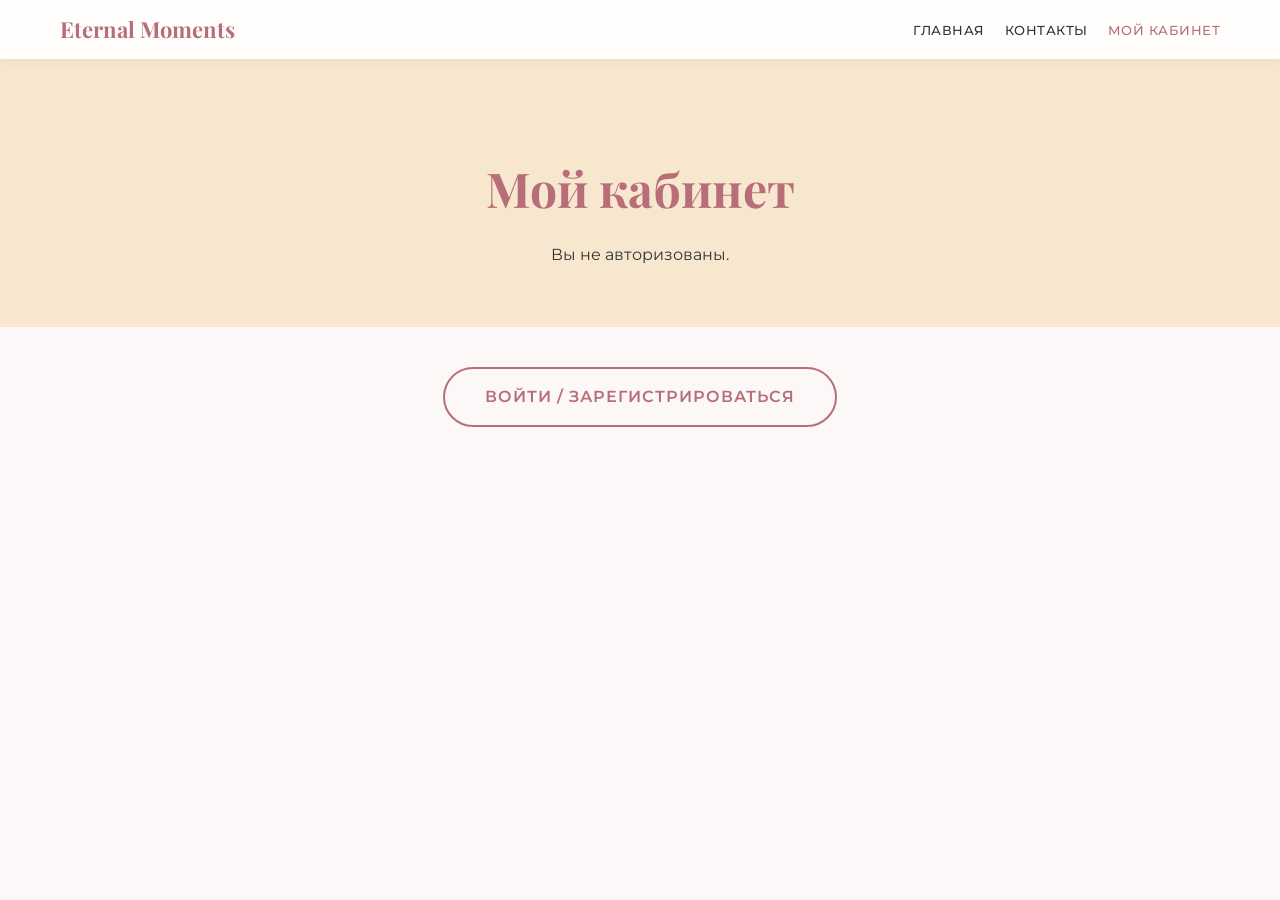
<file: account.html>
<!DOCTYPE html>
<html lang="ru">

<head>
    <meta charset="UTF-8" />
    <meta name="viewport" content="width=device-width, initial-scale=1.0" />
    <title>Мой кабинет - Eternal Moments</title>
    <link
        href="https://fonts.googleapis.com/css2?family=Playfair+Display:wght@400;700&family=Montserrat:wght@300;400;600&display=swap"
        rel="stylesheet">
    <link rel="stylesheet" href="styles.css" />
</head>

<body>
    <nav>
        <div class="container">
            <a href="index.html" class="nav-logo">Eternal Moments</a>
            <ul class="nav-links">
                <li><a href="index.html">Главная</a></li>
                <li><a href="index.html#contact">Контакты</a></li>
                <li><a href="account.html" style="color: var(--primary-color);">Мой кабинет</a></li>
            </ul>
        </div>
    </nav>

    <section class="page-header">
        <div class="container">
            <h1>Мой кабинет</h1>
            <p id="account-greeting"></p>
        </div>
    </section>

    <section style="padding-top:40px;">
        <div class="container" style="max-width:900px;">
            <div style="text-align:center; margin-bottom:25px;">
                <a id="login-link" href="auth.html" class="btn btn-outline" style="display:none;">Войти /
                    зарегистрироваться</a>
                <button id="logout-btn" class="btn btn-outline" style="display:none;">Выйти</button>
            </div>
            <div id="my-requests-wrap" style="display:none;">
                <h3 style="margin-bottom:12px;">Мои заявки</h3>
                <div id="my-requests-list"></div>
            </div>
        </div>
    </section>

    <script>
        const API = '/api';
        const greeting = document.getElementById('account-greeting');
        const loginLink = document.getElementById('login-link');
        const logoutBtn = document.getElementById('logout-btn');
        const requestsWrap = document.getElementById('my-requests-wrap');
        const requestsList = document.getElementById('my-requests-list');

        const getUser = () => { try { return JSON.parse(localStorage.getItem('user')); } catch { return null; } };
        const escapeHtml = (value = '') => value
            .replaceAll('&', '&amp;').replaceAll('<', '&lt;').replaceAll('>', '&gt;')
            .replaceAll('"', '&quot;').replaceAll("'", '&#39;');

        async function loadMyRequests() {
            const token = localStorage.getItem('token');
            if (!token) return;
            try {
                const response = await fetch(`${API}/auth/requests/my`, { headers: { Authorization: `Bearer ${token}` } });
                if (!response.ok) throw new Error();
                const items = await response.json();
                requestsWrap.style.display = 'block';
                requestsList.innerHTML = items.length ? items.map(r => `
      <div style="background:#fff; border:1px solid #eee; border-radius:10px; padding:14px; margin-bottom:10px;">
        <div><strong>Статус:</strong> ${escapeHtml(String(r.status || '—'))}</div>
        <div><strong>Дата:</strong> ${new Date(r.created_at).toLocaleString('ru-RU')}</div>
        <div style="margin-top:8px; color:#555;">${escapeHtml(String(r.message || ''))}</div>
      </div>`).join('') : '<p style="color:#777;">У вас пока нет заявок.</p>';
            } catch {
                requestsWrap.style.display = 'block';
                requestsList.innerHTML = '<p style="color:#b00020;">Не удалось загрузить заявки.</p>';
            }
        }

        function renderAuthState() {
            const user = getUser();
            const token = localStorage.getItem('token');
            if (user && token) {
                greeting.textContent = `Вы вошли как ${user.name || user.email}.`;
                logoutBtn.style.display = 'inline-block';
                loginLink.style.display = 'none';
                loadMyRequests();
            } else {
                greeting.textContent = 'Вы не авторизованы.';
                logoutBtn.style.display = 'none';
                loginLink.style.display = 'inline-block';
                requestsWrap.style.display = 'none';
            }
        }

        logoutBtn.addEventListener('click', () => {
            localStorage.removeItem('token');
            localStorage.removeItem('user');
            renderAuthState();
        });

        renderAuthState();
    </script>
</body>

</html>
</file>
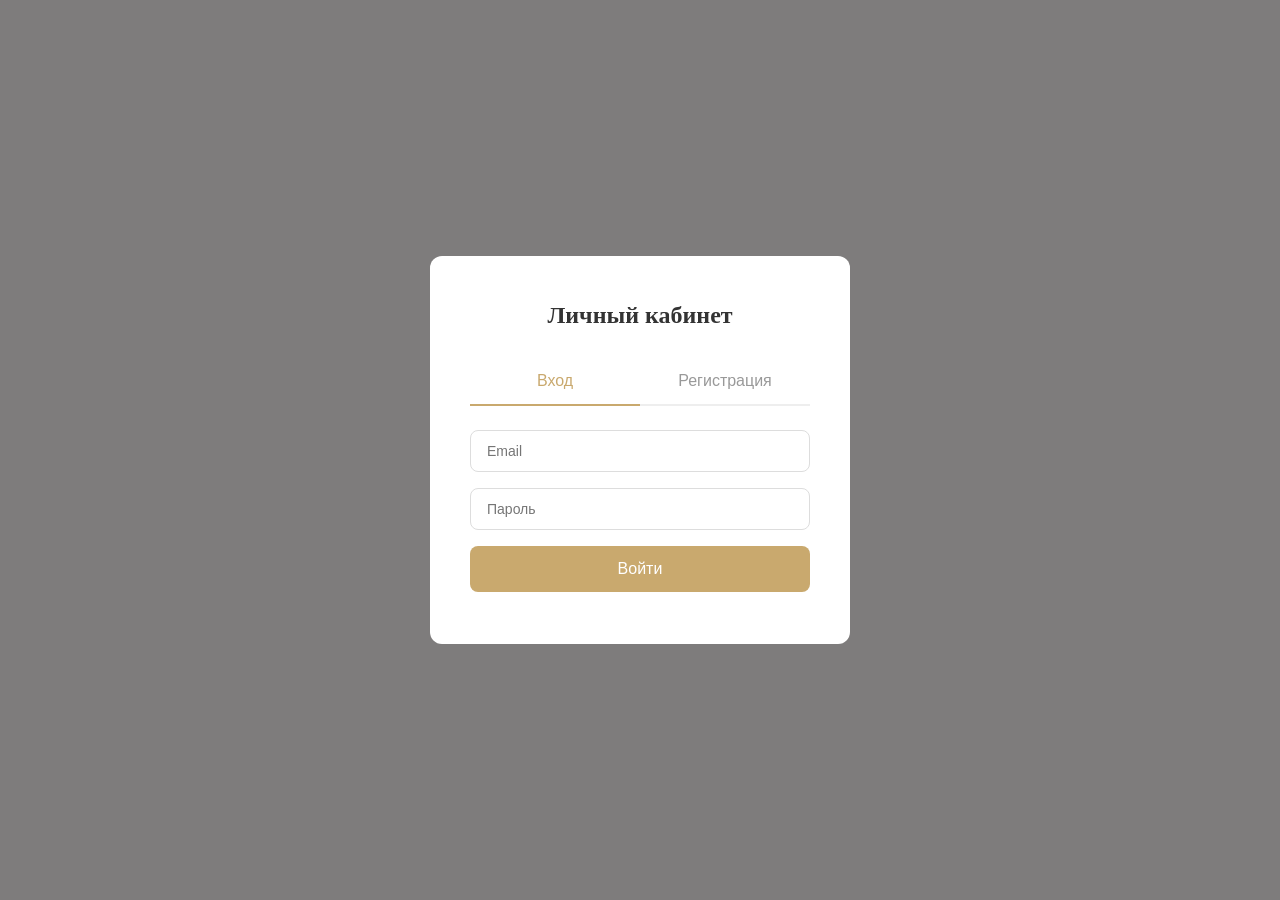
<file: auth.html>
<!DOCTYPE html>
<html lang="ru">
<head>
    <meta charset="UTF-8">
    <meta name="viewport" content="width=device-width, initial-scale=1.0">
    <title>Вход / Регистрация</title>
    <link rel="stylesheet" href="styles.css">
    <style>
        .auth-container {
            min-height: 100vh;
            display: flex;
            align-items: center;
            justify-content: center;
            background: linear-gradient(rgba(0,0,0,0.5), rgba(0,0,0,0.5)), url('https://images.unsplash.com/photo-1519741497674-611481863552?w=1600') center/cover;
        }
        .auth-box {
            background: white;
            padding: 40px;
            border-radius: 12px;
            width: 100%;
            max-width: 420px;
        }
        .auth-box h2 {
            text-align: center;
            margin-bottom: 24px;
            color: #333;
            font-family: 'Playfair Display', serif;
        }
        .auth-tabs {
            display: flex;
            margin-bottom: 24px;
            border-bottom: 2px solid #eee;
        }
        .auth-tab {
            flex: 1;
            padding: 10px;
            text-align: center;
            cursor: pointer;
            color: #999;
            font-weight: 500;
            transition: all 0.3s;
        }
        .auth-tab.active {
            color: #c9a96e;
            border-bottom: 2px solid #c9a96e;
            margin-bottom: -2px;
        }
        .auth-form { display: none; }
        .auth-form.active { display: block; }
        .auth-form input {
            width: 100%;
            padding: 12px 16px;
            margin-bottom: 16px;
            border: 1px solid #ddd;
            border-radius: 8px;
            font-size: 14px;
            box-sizing: border-box;
        }
        .auth-form input:focus {
            outline: none;
            border-color: #c9a96e;
        }
        .auth-form button {
            width: 100%;
            padding: 14px;
            background: #c9a96e;
            color: white;
            border: none;
            border-radius: 8px;
            font-size: 16px;
            cursor: pointer;
            transition: background 0.3s;
        }
        .auth-form button:hover { background: #b8935a; }
        .auth-message {
            text-align: center;
            margin-top: 12px;
            font-size: 14px;
            color: red;
        }
        .auth-message.success { color: green; }
    </style>
</head>
<body>
<div class="auth-container">
    <div class="auth-box">
        <h2>Личный кабинет</h2>
        <div class="auth-tabs">
            <div class="auth-tab active" onclick="switchTab('login')">Вход</div>
            <div class="auth-tab" onclick="switchTab('register')">Регистрация</div>
        </div>

        <!-- Вход -->
        <div class="auth-form active" id="login">
            <input type="email" id="login-email" placeholder="Email">
            <input type="password" id="login-password" placeholder="Пароль">
            <button onclick="login()">Войти</button>
            <div class="auth-message" id="login-message"></div>
        </div>

        <!-- Регистрация -->
        <div class="auth-form" id="register">
            <input type="text" id="reg-name" placeholder="Ваше имя">
            <input type="email" id="reg-email" placeholder="Email">
            <input type="password" id="reg-password" placeholder="Пароль">
            <button onclick="register()">Зарегистрироваться</button>
            <div class="auth-message" id="register-message"></div>
        </div>
    </div>
</div>

<script>
    const API = 'http://localhost:3000/api';

    function switchTab(tab) {
        document.querySelectorAll('.auth-tab').forEach((t, i) => {
            t.classList.toggle('active', (tab === 'login' && i === 0) || (tab === 'register' && i === 1));
        });
        document.querySelectorAll('.auth-form').forEach(f => f.classList.remove('active'));
        document.getElementById(tab).classList.add('active');
    }

    async function login() {
        const email = document.getElementById('login-email').value;
        const password = document.getElementById('login-password').value;
        const msg = document.getElementById('login-message');

        const res = await fetch(`${API}/auth/login`, {
            method: 'POST',
            headers: { 'Content-Type': 'application/json' },
            body: JSON.stringify({ email, password })
        });
        const data = await res.json();

        if (data.token) {
            localStorage.setItem('token', data.token);
            localStorage.setItem('user', JSON.stringify(data.user));
            msg.className = 'auth-message success';
            msg.textContent = 'Успешно! Перенаправляем...';
            setTimeout(() => window.location.href = 'index.html', 1000);
        } else {
            msg.textContent = data.error;
        }
    }

    async function register() {
        const name = document.getElementById('reg-name').value;
        const email = document.getElementById('reg-email').value;
        const password = document.getElementById('reg-password').value;
        const msg = document.getElementById('register-message');

        const res = await fetch(`${API}/auth/register`, {
            method: 'POST',
            headers: { 'Content-Type': 'application/json' },
            body: JSON.stringify({ name, email, password })
        });
        const data = await res.json();

        if (data.token) {
            localStorage.setItem('token', data.token);
            localStorage.setItem('user', JSON.stringify(data.user));
            msg.className = 'auth-message success';
            msg.textContent = 'Аккаунт создан! Перенаправляем...';
            setTimeout(() => window.location.href = 'index.html', 1000);
        } else {
            msg.textContent = data.error;
        }
    }
</script>
</body>
</html>
</file>
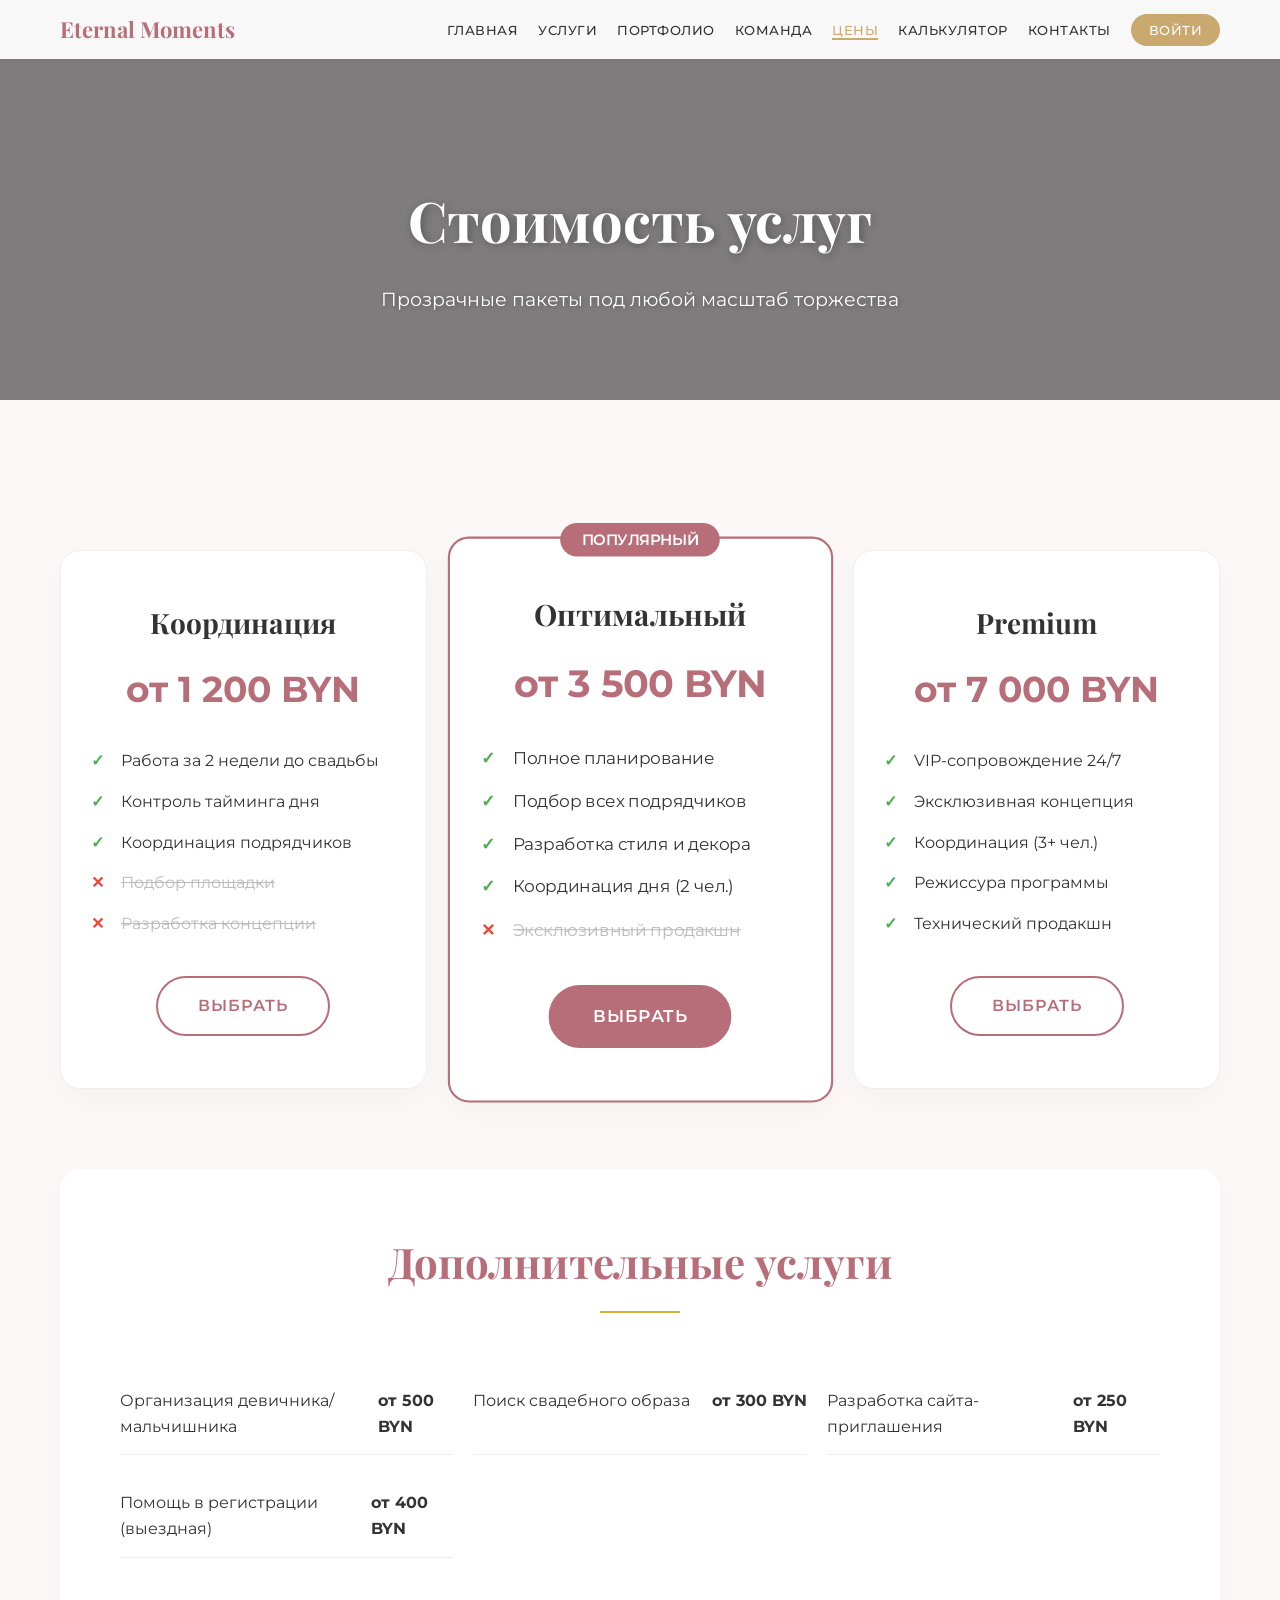
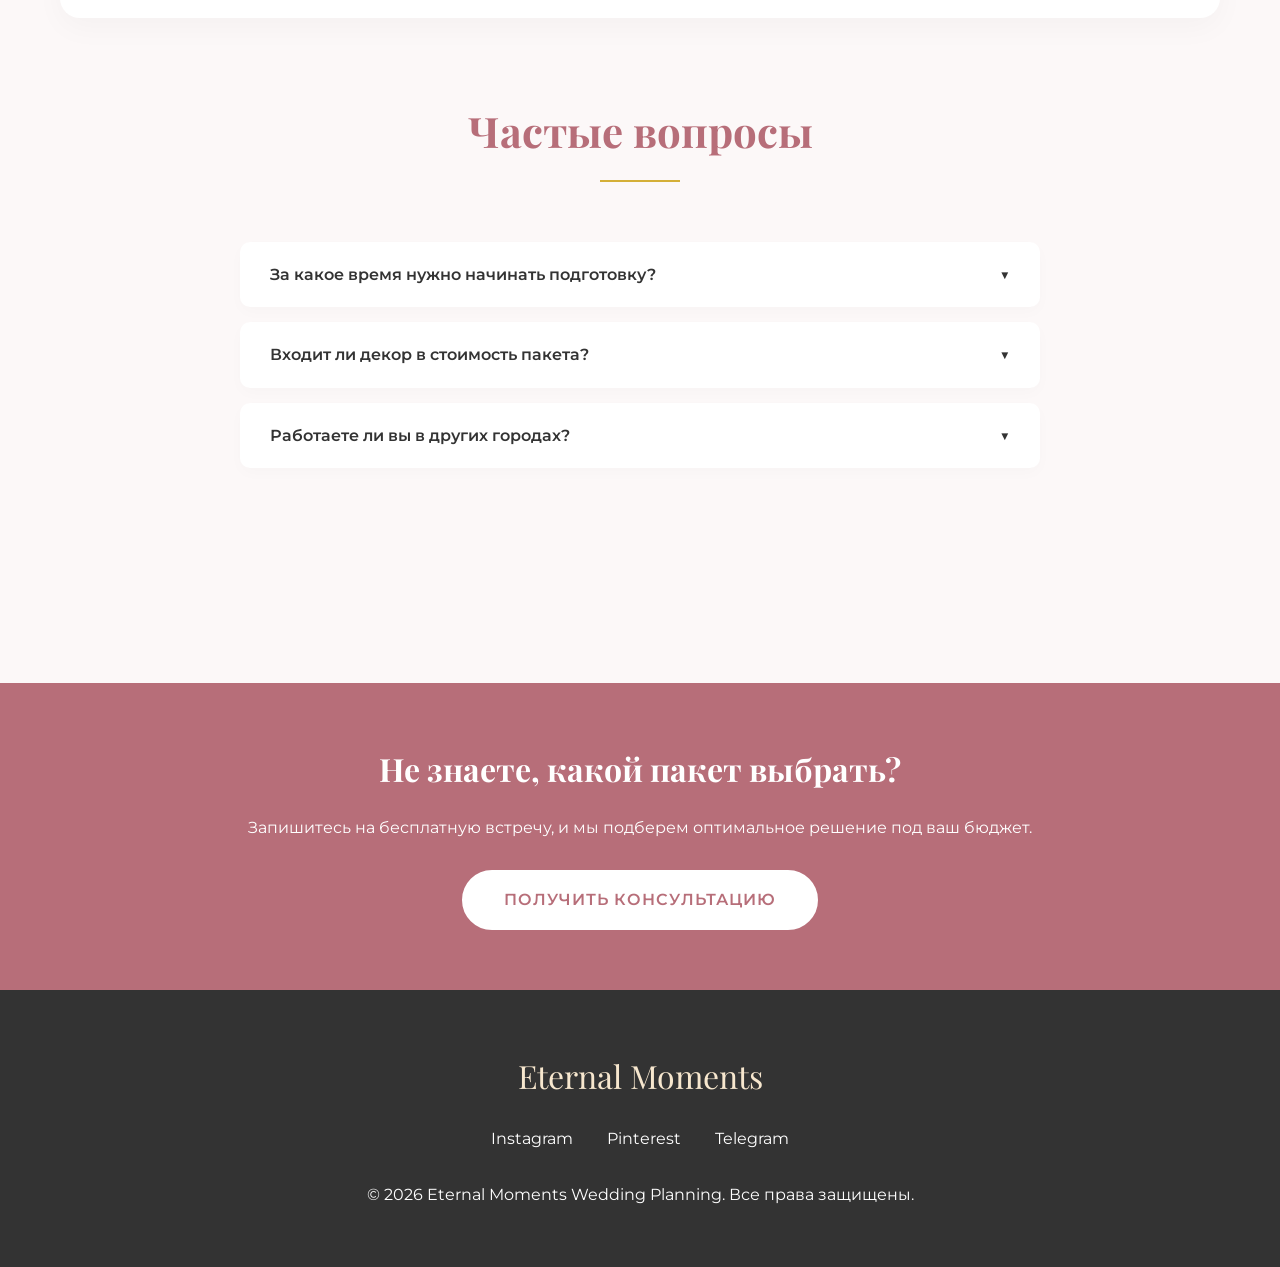
<file: pricing.html>
<!DOCTYPE html>
<html lang="ru">
<head>
    <meta charset="UTF-8">
    <meta name="viewport" content="width=device-width, initial-scale=1.0">
    <title>Цены - Eternal Moments Wedding Planning</title>
    <link href="https://fonts.googleapis.com/css2?family=Playfair+Display:wght@400;700&family=Montserrat:wght@300;400;600&display=swap" rel="stylesheet">
    <link rel="stylesheet" href="styles.css">
    <style>
        /* Дополнительные стили для анимации View Transitions, если поддерживается */
        ::view-transition-group(*), 
        ::view-transition-old(*), 
        ::view-transition-new(*) { 
            animation-duration: 0.25s; 
            animation-timing-function: cubic-bezier(0.19, 1, 0.22, 1); 
        }
    </style>
</head>
<body>

    <nav>
        <div class="container">
            <a href="index.html" class="nav-logo">Eternal Moments</a>
            <div class="menu-toggle" id="mobile-menu">
                <span></span>
                <span></span>
                <span></span>
            </div>
            <ul class="nav-links">
                <li><a href="index.html#home">Главная</a></li>
                <li><a href="index.html#services">Услуги</a></li>
                <li><a href="portfolio.html">Портфолио</a></li>
                <li><a href="team.html">Команда</a></li>
                <li><a href="pricing.html" class="active">Цены</a></li>
                <li><a href="index.html#calculator">Калькулятор</a></li>
                <li><a href="index.html#contact">Контакты</a></li>
                <li id="auth-nav"><a href="auth.html" class="nav-btn">Войти</a></li>
            </ul>
        </div>
    </nav>

    <header class="page-header" style="background: linear-gradient(rgba(0,0,0,0.5), rgba(0,0,0,0.5)), url('https://images.unsplash.com/photo-1510076857177-7470076d4098?ixlib=rb-1.2.1&auto=format&fit=crop&w=1920&q=80'); background-size: cover; background-position: center; height: 400px; display: flex; align-items: center; justify-content: center; color: white; text-align: center;">
        <div class="container">
            <h1 style="font-family: 'Playfair Display', serif; font-size: 3.5rem; margin-bottom: 20px; text-shadow: 2px 2px 10px rgba(0,0,0,0.3); color: #ffffff;">Стоимость услуг</h1>
            <p style="font-size: 1.2rem; max-width: 600px; margin: 0 auto; text-shadow: 1px 1px 5px rgba(0,0,0,0.3);">Прозрачные пакеты под любой масштаб торжества</p>
        </div>
    </header>

    <section class="pricing-page">
        <div class="container">
            <div class="pricing-grid">
                <!-- Пакет 1 -->
                <div class="pricing-card reveal">
                    <h3>Координация</h3>
                    <span class="price">от 1 200 BYN</span>
                    <ul class="pricing-features">
                        <li class="included">Работа за 2 недели до свадьбы</li>
                        <li class="included">Контроль тайминга дня</li>
                        <li class="included">Координация подрядчиков</li>
                        <li class="not-included">Подбор площадки</li>
                        <li class="not-included">Разработка концепции</li>
                    </ul>
                    <a href="index.html#contact" class="btn btn-outline">Выбрать</a>
                </div>

                <!-- Пакет 2 (Популярный) -->
                <div class="pricing-card popular reveal">
                    <div class="badge">Популярный</div>
                    <h3>Оптимальный</h3>
                    <span class="price">от 3 500 BYN</span>
                    <ul class="pricing-features">
                        <li class="included">Полное планирование</li>
                        <li class="included">Подбор всех подрядчиков</li>
                        <li class="included">Разработка стиля и декора</li>
                        <li class="included">Координация дня (2 чел.)</li>
                        <li class="not-included">Эксклюзивный продакшн</li>
                    </ul>
                    <a href="index.html#contact" class="btn">Выбрать</a>
                </div>

                <!-- Пакет 3 -->
                <div class="pricing-card reveal">
                    <h3>Premium</h3>
                    <span class="price">от 7 000 BYN</span>
                    <ul class="pricing-features">
                        <li class="included">VIP-сопровождение 24/7</li>
                        <li class="included">Эксклюзивная концепция</li>
                        <li class="included">Координация (3+ чел.)</li>
                        <li class="included">Режиссура программы</li>
                        <li class="included">Технический продакшн</li>
                    </ul>
                    <a href="index.html#contact" class="btn btn-outline">Выбрать</a>
                </div>
            </div>

            <!-- Дополнительные услуги -->
            <div class="extra-services reveal">
                <div class="section-title">
                    <h2>Дополнительные услуги</h2>
                    <div class="divider"></div>
                </div>
                <div class="extra-grid">
                    <div class="extra-item">
                        <span>Организация девичника/мальчишника</span>
                        <strong>от 500 BYN</strong>
                    </div>
                    <div class="extra-item">
                        <span>Поиск свадебного образа</span>
                        <strong>от 300 BYN</strong>
                    </div>
                    <div class="extra-item">
                        <span>Разработка сайта-приглашения</span>
                        <strong>от 250 BYN</strong>
                    </div>
                    <div class="extra-item">
                        <span>Помощь в регистрации (выездная)</span>
                        <strong>от 400 BYN</strong>
                    </div>
                </div>
            </div>

            <!-- FAQ Аккордеон -->
            <div class="faq-section reveal">
                <div class="section-title">
                    <h2>Частые вопросы</h2>
                    <div class="divider"></div>
                </div>
                
                <div class="faq-item">
                    <div class="faq-question">
                        <span>За какое время нужно начинать подготовку?</span>
                        <span class="faq-toggle">▼</span>
                    </div>
                    <div class="faq-answer">
                        <p>Мы рекомендуем начинать подготовку за 6-12 месяцев до даты. Это позволит забронировать лучшие площадки и топовых подрядчиков. Однако у нас есть опыт организации свадеб и за 1 месяц.</p>
                    </div>
                </div>

                <div class="faq-item">
                    <div class="faq-question">
                        <span>Входит ли декор в стоимость пакета?</span>
                        <span class="faq-toggle">▼</span>
                    </div>
                    <div class="faq-answer">
                        <p>В стоимость пакета входит работа организатора по разработке концепции и подбору декораторов. Сами материалы, цветы и работа декораторов оплачиваются отдельно согласно смете.</p>
                    </div>
                </div>

                <div class="faq-item">
                    <div class="faq-question">
                        <span>Работаете ли вы в других городах?</span>
                        <span class="faq-toggle">▼</span>
                    </div>
                    <div class="faq-answer">
                        <p>Да, мы организуем свадьбы по всей Беларуси и за её пределами. Транспортные расходы и проживание команды в таких случаях обсуждаются индивидуально.</p>
                    </div>
                </div>
            </div>
        </div>
    </section>

    <div class="cta-bar reveal">
        <div class="container">
            <h2>Не знаете, какой пакет выбрать?</h2>
            <p style="margin-bottom: 30px;">Запишитесь на бесплатную встречу, и мы подберем оптимальное решение под ваш бюджет.</p>
            <a href="index.html#contact" class="btn">Получить консультацию</a>
        </div>
    </div>

    <footer>
        <div class="container">
            <a href="index.html" class="footer-logo">Eternal Moments</a>
            <div class="social-links">
                <a href="https://instagram.com" target="_blank">Instagram</a>
                <a href="https://pinterest.com" target="_blank">Pinterest</a>
                <a href="https://t.me/kidcrytoday" target="_blank">Telegram</a>
            </div>
            <p>&copy; 2026 Eternal Moments Wedding Planning. Все права защищены.</p>
        </div>
    </footer>

    <script>
        // Авторизация
        const user = JSON.parse(localStorage.getItem('user'));
        const authNav = document.getElementById('auth-nav');
        if (user && authNav) {
            const profileLink = user.role === 'admin' ? 'admin.html' : 'profile.html';
            authNav.innerHTML = `
                <a href="${profileLink}" style="color:#c9a96e; font-weight:500;">👤 Привет, ${user.name}!</a>
            `;
        }

        // FAQ Accordion Logic
        const faqItems = document.querySelectorAll('.faq-item');
        faqItems.forEach(item => {
            const question = item.querySelector('.faq-question');
            question.addEventListener('click', () => {
                const isActive = item.classList.contains('active');
                
                // Close all other items
                faqItems.forEach(otherItem => otherItem.classList.remove('active'));
                
                // Toggle current item
                if (!isActive) {
                    item.classList.add('active');
                }
            });
        });

        // Scroll Reveal
        const revealElements = document.querySelectorAll('.reveal');
        const revealOnScroll = () => {
            revealElements.forEach(el => {
                const elementTop = el.getBoundingClientRect().top;
                if (elementTop < window.innerHeight - 100) {
                    el.classList.add('active');
                }
            });
        };
        window.addEventListener('scroll', revealOnScroll);
        window.addEventListener('load', revealOnScroll);

        // Mobile Menu Toggle
        const menuToggle = document.getElementById('mobile-menu');
        const navLinks = document.querySelector('.nav-links');

        menuToggle.addEventListener('click', () => {
            navLinks.classList.toggle('active');
            menuToggle.classList.toggle('active');
        });

        document.querySelectorAll('.nav-links a').forEach(link => {
            link.addEventListener('click', () => {
                navLinks.classList.remove('active');
                menuToggle.classList.remove('active');
            });
        });
    </script>
</body>
</html>
</file>
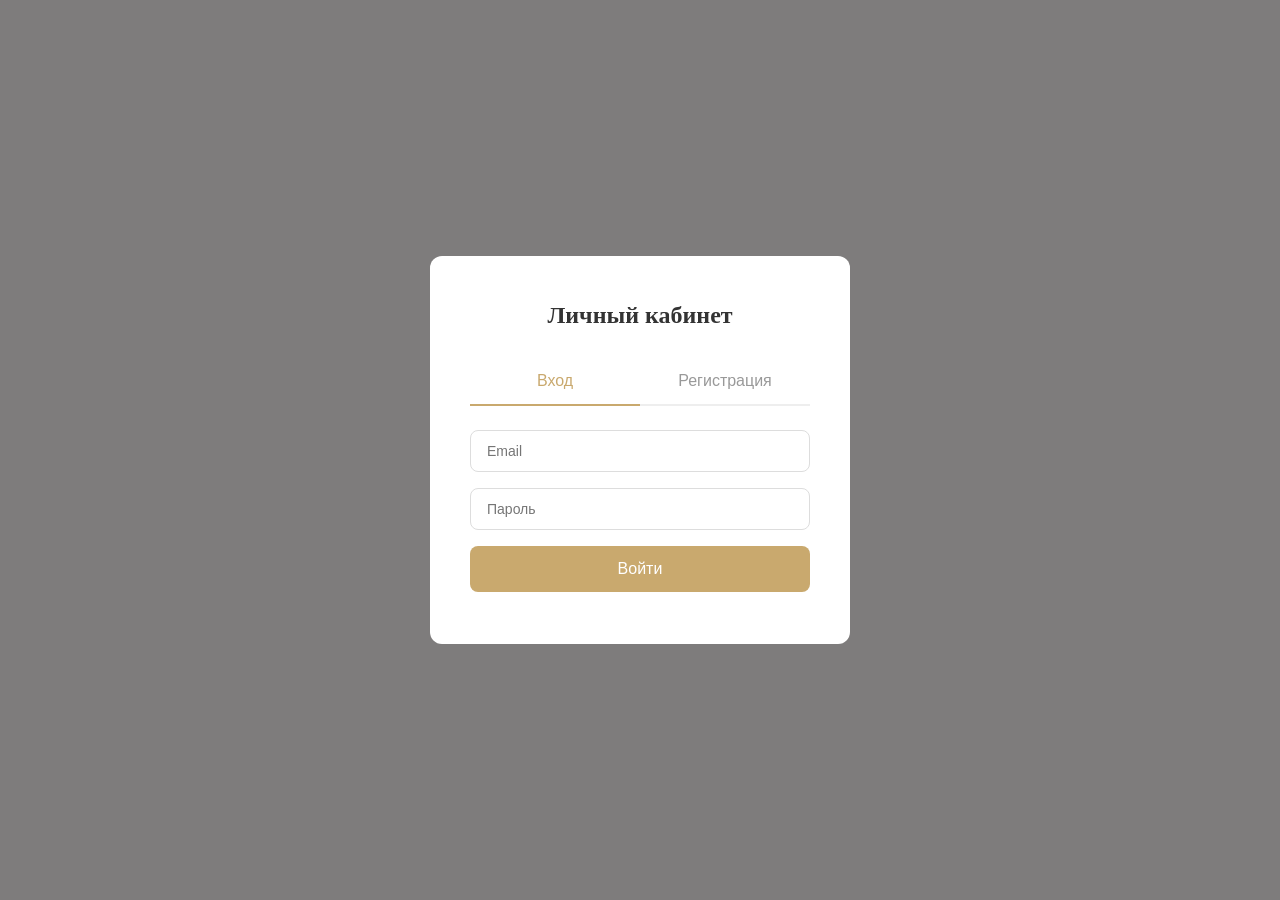
<file: profile.html>
<!DOCTYPE html>
<html lang="ru">
<head>
    <meta charset="UTF-8">
    <meta name="viewport" content="width=device-width, initial-scale=1.0">
    <title>Личный кабинет - Eternal Moments</title>
    <link href="https://fonts.googleapis.com/css2?family=Playfair+Display:wght@400;700&family=Montserrat:wght@300;400;600&display=swap" rel="stylesheet">
    <style>
        body { background: #faf9f7; font-family: 'Montserrat', sans-serif; }
        .profile-wrapper { max-width: 900px; margin: 40px auto; padding: 0 20px; }
        .profile-header { background: white; border-radius: 12px; padding: 30px; margin-bottom: 24px; box-shadow: 0 2px 15px rgba(0,0,0,0.05); display: flex; align-items: center; gap: 24px; }
        .profile-avatar { width: 80px; height: 80px; background: #c9a96e; border-radius: 50%; display: flex; align-items: center; justify-content: center; font-size: 2em; color: white; flex-shrink: 0; }
        .profile-info h2 { font-family: 'Playfair Display', serif; color: #333; margin: 0 0 4px; }
        .profile-info p { color: #888; margin: 0 0 12px; font-size: 0.9em; }
        .btn-edit-profile { padding: 8px 20px; background: #c9a96e; color: white; border: none; border-radius: 20px; cursor: pointer; font-size: 0.85em; }
        .btn-edit-profile:hover { background: #b8935a; }

        .edit-form { display: none; margin-top: 16px; }
        .edit-form input { width: 100%; padding: 10px; margin-bottom: 10px; border: 1px solid #ddd; border-radius: 8px; font-family: inherit; box-sizing: border-box; }
        .edit-form input:focus { outline: none; border-color: #c9a96e; }
        .edit-form .btn-save { padding: 10px 24px; background: #c9a96e; color: white; border: none; border-radius: 8px; cursor: pointer; margin-right: 8px; }
        .edit-form .btn-cancel { padding: 10px 24px; background: #eee; color: #333; border: none; border-radius: 8px; cursor: pointer; }

        .tabs { display: flex; gap: 4px; background: white; border-radius: 12px; padding: 6px; margin-bottom: 24px; box-shadow: 0 2px 15px rgba(0,0,0,0.05); }
        .tab { flex: 1; padding: 12px; text-align: center; border-radius: 8px; cursor: pointer; font-weight: 500; color: #888; transition: all 0.3s; font-size: 0.9em; border: none; background: none; }
        .tab.active { background: #c9a96e; color: white; }

        .tab-content { display: none; }
        .tab-content.active { display: block; }

        .card { background: white; border-radius: 12px; padding: 24px; box-shadow: 0 2px 15px rgba(0,0,0,0.05); margin-bottom: 16px; }
        .card-header { display: flex; justify-content: space-between; align-items: center; margin-bottom: 12px; flex-wrap: wrap; gap: 8px; }
        .card-title { font-weight: 600; color: #333; }
        .card-date { font-size: 0.8em; color: #aaa; }
        .card-text { color: #555; font-size: 0.9em; line-height: 1.6; }
        .badge { display: inline-block; padding: 3px 10px; border-radius: 10px; font-size: 0.75em; font-weight: 600; }
        .badge-new { background: #fff3cd; color: #856404; }
        .badge-done { background: #d4edda; color: #155724; }
        .badge-pending { background: #e2e3e5; color: #383d41; }
        .badge-progress { background: #d1ecf1; color: #0c5460; }
        .rating { color: #d4af37; font-size: 1.1em; margin-bottom: 6px; }
        .empty { text-align: center; color: #aaa; padding: 40px; font-size: 0.9em; }
        .back-link { display: inline-block; margin-bottom: 20px; color: #c9a96e; text-decoration: none; font-size: 0.9em; }
        .back-link:hover { text-decoration: underline; }
        .logout-btn { padding: 8px 20px; background: #f8d7da; color: #721c24; border: none; border-radius: 20px; cursor: pointer; font-size: 0.85em; margin-left: 10px; }
        .logout-btn:hover { background: #f5c6cb; }

        @media (max-width: 600px) {
            .profile-header { flex-direction: column; text-align: center; padding: 20px; }
            .profile-avatar { width: 60px; height: 60px; font-size: 1.5em; }
            .tabs { flex-direction: column; }
            .profile-wrapper { padding: 0 15px; margin: 20px auto; }
            .card { padding: 15px; }
            .card-header { flex-direction: column; align-items: flex-start; }
        }
    </style>
</head>
<body>

<div class="profile-wrapper">
    <a href="index.html" class="back-link">← Вернуться на сайт</a>

    <div class="profile-header">
        <div class="profile-avatar" id="avatar-letter">?</div>
        <div class="profile-info" style="flex:1;">
            <h2 id="profile-name">Загрузка...</h2>
            <p id="profile-email"></p>
            <button class="btn-edit-profile" onclick="toggleEdit()">Редактировать профиль</button>
            <button class="logout-btn" onclick="logout()">Выйти</button>
            <div class="edit-form" id="edit-form">
                <p style="font-size: 0.8em; color: #888; margin-bottom: 10px;">Для подтверждения изменений введите текущий пароль:</p>
                <input type="password" id="current-password" placeholder="Текущий пароль" required>
                <hr style="border: none; border-top: 1px solid #eee; margin: 15px 0;">
                <input type="text" id="edit-name" placeholder="Имя">
                <input type="email" id="edit-email" placeholder="Email">
                <div style="margin-bottom: 15px;">
                    <button class="btn-edit-profile" style="background: #eee; color: #333; width: auto;" onclick="togglePasswordForm()">Сменить пароль</button>
                </div>
                <div id="password-change-fields" style="display: none; margin-bottom: 15px; padding: 15px; background: #fdfaf8; border-radius: 8px; border: 1px dashed #c9a96e;">
                    <input type="password" id="edit-password" placeholder="Новый пароль">
                    <input type="password" id="edit-password-confirm" placeholder="Подтвердите новый пароль">
                </div>
                <div>
                    <button class="btn-save" onclick="saveProfile()">Сохранить</button>
                    <button class="btn-cancel" onclick="toggleEdit()">Отмена</button>
                </div>
            </div>
        </div>
    </div>

    <div class="tabs">
        <button class="tab active" onclick="switchTab('requests', this)">Мои заявки</button>
        <button class="tab" onclick="switchTab('reviews', this)">Мои отзывы</button>
    </div>

    <div id="tab-requests" class="tab-content active">
        <div id="requests-list"></div>
    </div>

    <div id="tab-reviews" class="tab-content">
        <div id="reviews-list"></div>
    </div>
</div>

<script>
    const token = localStorage.getItem('token');
    const user = JSON.parse(localStorage.getItem('user'));

    // Если не залогинен — редирект
    if (!token || !user) {
        window.location.href = 'auth.html';
    }
    if (user.role === 'admin') {
        window.location.href = 'admin.html';
    }

    // Заполняем шапку профиля
    document.getElementById('profile-name').textContent = user.name;
    document.getElementById('profile-email').textContent = user.email;
    document.getElementById('avatar-letter').textContent = user.name?.charAt(0).toUpperCase();
    document.getElementById('edit-name').value = user.name;
    document.getElementById('edit-email').value = user.email;

    // Переключение табов
    const switchTab = (tab, btn) => {
        document.querySelectorAll('.tab').forEach(t => t.classList.remove('active'));
        document.querySelectorAll('.tab-content').forEach(t => t.classList.remove('active'));
        btn.classList.add('active');
        document.getElementById('tab-' + tab).classList.add('active');
    };

    // Редактирование профиля
    const toggleEdit = () => {
        const form = document.getElementById('edit-form');
        form.style.display = form.style.display === 'block' ? 'none' : 'block';
        // Скрываем форму пароля при закрытии/открытии основной формы
        document.getElementById('password-change-fields').style.display = 'none';
    };

    const togglePasswordForm = () => {
        const fields = document.getElementById('password-change-fields');
        fields.style.display = fields.style.display === 'block' ? 'none' : 'block';
    };

    const saveProfile = async () => {
        const currentPassword = document.getElementById('current-password').value;
        const name = document.getElementById('edit-name').value;
        const email = document.getElementById('edit-email').value;
        const password = document.getElementById('edit-password').value;
        const passwordConfirm = document.getElementById('edit-password-confirm').value;

        if (!currentPassword) {
            alert('Пожалуйста, введите текущий пароль для подтверждения изменений');
            return;
        }

        if (password && password !== passwordConfirm) {
            alert('Новые пароли не совпадают');
            return;
        }

        const body = { currentPassword, name, email };
        if (password) body.password = password;

        try {
            const res = await fetch('/api/auth/profile', {
                method: 'PATCH',
                headers: { 'Content-Type': 'application/json', 'Authorization': `Bearer ${token}` },
                body: JSON.stringify(body)
            });

            const data = await res.json();

            if (res.ok) {
                localStorage.setItem('user', JSON.stringify({ ...user, name: data.name, email: data.email }));
                document.getElementById('profile-name').textContent = data.name;
                document.getElementById('profile-email').textContent = data.email;
                document.getElementById('avatar-letter').textContent = data.name?.charAt(0).toUpperCase();
                 document.getElementById('current-password').value = '';
                 document.getElementById('edit-password').value = '';
                 document.getElementById('edit-password-confirm').value = '';
                 toggleEdit();
                 alert('Профиль успешно обновлен');
            } else {
                alert(data.error || 'Ошибка при сохранении');
            }
        } catch (error) {
            alert('Ошибка сервера. Попробуйте позже.');
        }
    };

    // Загрузка заявок
    const loadRequests = async () => {
        const res = await fetch('/api/auth/requests/my', {
            headers: { 'Authorization': `Bearer ${token}` }
        });
        const requests = await res.json();
        const list = document.getElementById('requests-list');

        if (requests.length === 0) {
            list.innerHTML = '<div class="empty">У вас пока нет заявок.<br>Оставьте заявку на главной странице!</div>';
            return;
        }

        const packageNames = { standard: 'Стандарт', premium: 'Премиум', luxury: 'Лакшери' };
        const staffNames = {
            'alex': 'Александр Волков',
            'dmitry': 'Дмитрий Морозов',
            'maria': 'Мария Соколова',
            'max': 'Максим Орлов',
            'denis': 'Денис Соловьев',
            'artem': 'Артем Козлов',
            'none': 'Не нужен'
        };
        const badgeClass = s => s === 'новая' ? 'badge-new' : s === 'в работе' ? 'badge-progress' : 'badge-done';

        list.innerHTML = requests.map(r => {
            const msgMatch = r.message ? r.message.match(/Сообщение: (.+)/) : null;
            const msg = msgMatch ? msgMatch[1].trim() : r.message;
            
            const pName = staffNames[r.photographer] || r.photographer || '—';
            const vName = staffNames[r.videographer] || r.videographer || '—';

            return `
            <div class="card">
                <div class="card-header">
                    <span class="badge ${badgeClass(r.status)}">${r.status}</span>
                    <span class="card-date">${new Date(r.created_at).toLocaleDateString('ru-RU')}</span>
                </div>
                <div style="margin-top:15px; display:flex; flex-direction:column; gap:8px;">
                    ${r.guests ? `<div style="display:flex; justify-content:space-between; padding-bottom:4px; border-bottom:1px solid #f5f5f5;"><span style="color:#aaa; font-size:0.85em;">Количество гостей:</span><span style="font-weight:600;">${r.guests}</span></div>` : ''}
                    ${r.package ? `<div style="display:flex; justify-content:space-between; padding-bottom:4px; border-bottom:1px solid #f5f5f5;"><span style="color:#aaa; font-size:0.85em;">Уровень сервиса:</span><span style="font-weight:600;">${packageNames[r.package] || r.package}</span></div>` : ''}
                    ${r.photographer && r.photographer !== 'none' ? `<div style="display:flex; justify-content:space-between; padding-bottom:4px; border-bottom:1px solid #f5f5f5;"><span style="color:#aaa; font-size:0.85em;">Фотограф:</span><span style="font-weight:600;">${pName}</span></div>` : ''}
                    ${r.videographer && r.videographer !== 'none' ? `<div style="display:flex; justify-content:space-between; padding-bottom:4px; border-bottom:1px solid #f5f5f5;"><span style="color:#aaa; font-size:0.85em;">Видеограф:</span><span style="font-weight:600;">${vName}</span></div>` : ''}
                    ${r.budget ? `<div style="display:flex; justify-content:space-between; margin-top:5px; padding:10px; background:#faf9f7; border-radius:8px;"><span style="color:#888; font-weight:600;">Ориентировочный итог:</span><span style="color:#c9a96e; font-weight:700; font-size:1.1em;">${parseInt(r.budget).toLocaleString()} BYN</span></div>` : ''}
                    ${msg ? `<div style="margin-top:10px;"><span style="color:#aaa; font-size:0.85em; display:block; margin-bottom:4px;">Ваше сообщение:</span><div style="color:#555; background:#fff; padding:10px; border:1px solid #eee; border-radius:8px; font-style:italic;">"${msg}"</div></div>` : ''}
                </div>
            </div>`;
        }).join('');
    };

    // Загрузка отзывов
    const loadReviews = async () => {
        const res = await fetch('/api/auth/reviews/my', {
            headers: { 'Authorization': `Bearer ${token}` }
        });
        const reviews = await res.json();
        const list = document.getElementById('reviews-list');

        if (reviews.length === 0) {
            list.innerHTML = '<div class="empty">У вас пока нет отзывов.<br>Поделитесь впечатлениями на главной странице!</div>';
            return;
        }

        list.innerHTML = reviews.map(r => `
            <div class="card">
                <div class="card-header">
                    <div style="display:flex;align-items:center;gap:8px;">
                        <span style="font-weight:600;">${user.name}</span>
                        <span class="badge ${r.approved ? 'badge-done' : 'badge-pending'}">${r.approved ? 'Опубликован' : 'На модерации'}</span>
                    </div>
                    <span class="card-date">${new Date(r.created_at).toLocaleDateString('ru-RU')}</span>
                </div>
                ${r.rating ? `<div class="rating" style="margin:8px 0;">${'★'.repeat(r.rating)}${'☆'.repeat(5-r.rating)}</div>` : ''}
                <div class="card-text">${r.text}</div>
            </div>
        `).join('');
    };

    const logout = () => {
        localStorage.removeItem('token');
        localStorage.removeItem('user');
        window.location.href = 'index.html';
    };

    loadRequests();
    loadReviews();

    // Автоматическое обновление данных каждые 3 секунды для "real-time" эффекта
    setInterval(() => {
        loadRequests();
        // Отзывы обновляем чуть реже, так как они меняются не так часто
    }, 3000);

    setInterval(() => {
        loadReviews();
    }, 10000);
</script>
</body>
</html>
</file>
<file: styles.css>
html {
  scroll-behavior: smooth;
}

:root {
    --primary-color: #b76e79; /* Rose Gold */
    --secondary-color: #f7e7ce; /* Champagne */
    --accent-color: #d4af37; /* Gold */
    --text-dark: #333333;
    --text-light: #ffffff;
    --bg-light: #fcf8f8;
}

* {
    margin: 0;
    padding: 0;
    box-sizing: border-box;
}

html {
    scroll-behavior: smooth;
}

body {
    font-family: 'Montserrat', sans-serif;
    line-height: 1.6;
    color: var(--text-dark);
    background-color: var(--bg-light);
    overflow-x: hidden;
}

h1, h2, h3, .nav-logo {
    font-family: 'Playfair Display', serif;
}

.container {
    max-width: 1200px;
    margin: 0 auto;
    padding: 0 20px;
}

/* Navigation */
nav {
    background: rgba(255, 255, 255, 0.95);
    padding: 12px 0;
    position: fixed;
    width: 100%;
    top: 0;
    z-index: 1000;
    box-shadow: 0 2px 10px rgba(0,0,0,0.05);
}

nav .container {
    display: flex;
    justify-content: space-between;
    align-items: center;
    flex-wrap: nowrap;
}

.nav-logo {
    font-size: 22px;
    font-weight: 700;
    color: var(--primary-color);
    text-decoration: none;
    white-space: nowrap;
}

.nav-links {
    display: flex;
    list-style: none;
    align-items: center;
    flex-wrap: nowrap;
}

.nav-links li {
    margin-left: 20px;
    white-space: nowrap;
}

.nav-links a {
    text-decoration: none;
    color: var(--text-dark);
    font-weight: 500;
    transition: color 0.3s;
    font-size: 13px;
    text-transform: uppercase;
    letter-spacing: 0.5px;
}

.nav-links a:hover {
    color: var(--primary-color);
}

/* Hero Section */
.hero {
    height: 60vh;
    background: linear-gradient(rgba(0,0,0,0.3), rgba(0,0,0,0.3)), url('https://images.unsplash.com/photo-1519741497674-611481863552?ixlib=rb-1.2.1&auto=format&fit=crop&w=1950&q=80') center/cover no-repeat;
    display: flex;
    align-items: center;
    justify-content: center;
    text-align: center;
    color: var(--text-light);
    margin-top: 0;
}

.hero-content h1 {
    font-size: 64px;
    margin-bottom: 20px;
}

.hero-content p {
    font-size: 20px;
    margin-bottom: 30px;
    font-weight: 300;
    letter-spacing: 2px;
}

/* Page Header (for subpages) */
.page-header {
    padding: 150px 0 60px;
    background-color: var(--secondary-color);
    text-align: center;
}

.page-header h1 {
    font-size: 48px;
    color: var(--primary-color);
    margin-bottom: 15px;
}

/* Buttons */
.btn {
    display: inline-block;
    padding: 15px 40px;
    background-color: var(--primary-color);
    color: white;
    text-decoration: none;
    border-radius: 50px;
    font-weight: 600;
    transition: all 0.3s;
    text-transform: uppercase;
    letter-spacing: 1px;
    border: 2px solid var(--primary-color);
    cursor: pointer;
}

.btn:hover {
    background-color: transparent;
    color: var(--primary-color);
    transform: translateY(-3px);
}

.btn-outline {
    background-color: transparent;
    color: var(--primary-color);
}

.btn-outline:hover {
    background-color: var(--primary-color);
    color: white;
}

/* Sections General */
section {
    padding: 100px 0;
}

.section-title {
    text-align: center;
    margin-bottom: 60px;
}

.section-title h2 {
    font-size: 42px;
    color: var(--primary-color);
    margin-bottom: 15px;
}

.section-title .divider {
    width: 80px;
    height: 2px;
    background: var(--accent-color);
    margin: 0 auto;
}

/* Services Grid */
.services-grid {
    display: grid;
    grid-template-columns: repeat(auto-fit, minmax(300px, 1fr));
    gap: 30px;
}

.service-card {
    background: white;
    padding: 40px;
    text-align: center;
    border-radius: 15px;
    box-shadow: 0 10px 30px rgba(0,0,0,0.03);
    transition: transform 0.3s;
}

.service-card:hover {
    transform: translateY(-10px);
}

.service-card h3 {
    margin-bottom: 15px;
    font-size: 22px;
    color: var(--primary-color);
}

/* Portfolio Grid */
.portfolio-grid {
    display: grid;
    grid-template-columns: repeat(auto-fit, minmax(350px, 1fr));
    gap: 25px;
}

.portfolio-item {
    position: relative;
    overflow: hidden;
    border-radius: 15px;
    height: 450px;
    box-shadow: 0 10px 20px rgba(0,0,0,0.1);
}

.portfolio-item img {
    width: 100%;
    height: 100%;
    object-fit: cover;
    transition: transform 0.6s cubic-bezier(0.25, 0.46, 0.45, 0.94);
}

.portfolio-item:hover img {
    transform: scale(1.08);
}

.portfolio-overlay {
    position: absolute;
    top: 0;
    left: 0;
    width: 100%;
    height: 100%;
    background: rgba(183, 110, 121, 0.85);
    display: flex;
    align-items: center;
    justify-content: center;
    opacity: 0;
    transition: opacity 0.4s ease;
    color: white;
    text-align: center;
    padding: 30px;
}

.portfolio-item:hover .portfolio-overlay {
    opacity: 1;
}

.portfolio-overlay h3 {
    font-size: 24px;
    margin-bottom: 10px;
}

/* Contact Section */
.contact {
    background-color: var(--secondary-color);
}

.contact-content {
    display: grid;
    grid-template-columns: 1fr 1fr;
    gap: 50px;
    align-items: center;
}

.contact-info h3 {
    font-size: 32px;
    margin-bottom: 20px;
}

.contact-form {
    background: white;
    padding: 40px;
    border-radius: 15px;
    box-shadow: 0 10px 30px rgba(0,0,0,0.05);
}

.form-group {
    margin-bottom: 20px;
}

.form-group input, .form-group textarea {
    width: 100%;
    padding: 15px;
    border: 1px solid #eee;
    border-radius: 8px;
    font-family: inherit;
    background-color: #f9f9f9;
}

.form-group input:focus, .form-group textarea:focus {
    outline: none;
    border-color: var(--primary-color);
    background-color: white;
}

/* Footer */
footer {
    background: var(--text-dark);
    color: white;
    padding: 60px 0;
    text-align: center;
}

.footer-logo {
    font-family: 'Playfair Display', serif;
    font-size: 32px;
    margin-bottom: 25px;
    display: block;
    color: var(--secondary-color);
    text-decoration: none;
}

.social-links {
    margin-bottom: 30px;
}

.social-links a {
    color: white;
    margin: 0 15px;
    text-decoration: none;
    font-size: 16px;
    transition: color 0.3s;
}

.social-links a:hover {
    color: var(--primary-color);
}

/* Animations */
.reveal {
    opacity: 0;
    transform: translateY(30px);
    transition: all 0.8s ease-out;
}

.reveal.active {
    opacity: 1;
    transform: translateY(0);
}

/* Lightbox Gallery */
.lightbox {
    position: fixed;
    top: 0;
    left: 0;
    width: 100%;
    height: 100%;
    background: rgba(0,0,0,0.95);
    display: none;
    justify-content: center;
    align-items: center;
    z-index: 2000;
    cursor: pointer;
}

.lightbox img {
    max-width: 90%;
    max-height: 85%;
    border: 5px solid white;
    border-radius: 2px;
    box-shadow: 0 0 50px rgba(0,0,0,0.5);
}

.lightbox-close {
    position: absolute;
    top: 30px;
    right: 40px;
    color: white;
    font-size: 50px;
    font-weight: 300;
    cursor: pointer;
}

/* Calculator Styles */
.calculator-container {
    background: white;
    padding: 40px;
    border-radius: 20px;
    box-shadow: 0 15px 40px rgba(0,0,0,0.05);
    max-width: 800px;
    margin: 0 auto;
}

.calc-group {
    margin-bottom: 25px;
}

.calc-group label {
    display: block;
    margin-bottom: 10px;
    font-weight: 600;
    color: var(--text-dark);
}

.calc-group input[type="range"] {
    width: 100%;
    accent-color: var(--primary-color);
    height: 6px;
    border-radius: 5px;
    outline: none;
}

.calc-value {
    font-size: 18px;
    color: var(--primary-color);
    font-weight: 600;
    margin-top: 5px;
    display: block;
}

.calc-results {
    margin-top: 40px;
    padding-top: 30px;
    border-top: 2px dashed var(--secondary-color);
}

.result-item {
    display: flex;
    justify-content: space-between;
    margin-bottom: 15px;
    font-size: 18px;
}

.result-item.total {
    font-size: 24px;
    font-weight: 700;
    color: var(--primary-color);
    margin-top: 20px;
    padding-top: 15px;
    border-top: 1px solid #eee;
}

.calc-disclaimer {
    font-size: 12px;
    color: #888;
    text-align: center;
    margin-top: 20px;
}

/* Pricing Page Styles */
.pricing-grid {
    display: grid;
    grid-template-columns: repeat(auto-fit, minmax(300px, 1fr));
    gap: 30px;
    margin-top: 50px;
}

.pricing-card {
    background: white;
    padding: 50px 30px;
    border-radius: 20px;
    text-align: center;
    position: relative;
    box-shadow: 0 10px 30px rgba(0,0,0,0.03);
    transition: transform 0.3s;
    border: 1px solid #eee;
}

.pricing-card:hover {
    transform: translateY(-10px);
}

.pricing-card.popular {
    border: 2px solid var(--primary-color);
    transform: scale(1.05);
    z-index: 1;
}

.pricing-card.popular:hover {
    transform: scale(1.05) translateY(-10px);
}

.badge {
    position: absolute;
    top: -15px;
    left: 50%;
    transform: translateX(-50%);
    background: var(--primary-color);
    color: white;
    padding: 5px 20px;
    border-radius: 20px;
    font-size: 14px;
    font-weight: 600;
    text-transform: uppercase;
}

.pricing-card h3 {
    font-size: 28px;
    margin-bottom: 15px;
}

.price {
    font-size: 36px;
    font-weight: 700;
    color: var(--primary-color);
    margin-bottom: 30px;
    display: block;
}

.pricing-features {
    list-style: none;
    text-align: left;
    margin-bottom: 40px;
}

.pricing-features li {
    margin-bottom: 15px;
    padding-left: 30px;
    position: relative;
}

.pricing-features li.included::before {
    content: '✓';
    position: absolute;
    left: 0;
    color: #4CAF50;
    font-weight: bold;
}

.pricing-features li.not-included {
    color: #bbb;
    text-decoration: line-through;
}

.pricing-features li.not-included::before {
    content: '✕';
    position: absolute;
    left: 0;
    color: #f44336;
    font-weight: bold;
}

/* Extra Services */
.extra-services {
    margin-top: 80px;
    background: white;
    padding: 60px;
    border-radius: 20px;
    box-shadow: 0 10px 30px rgba(0,0,0,0.03);
}

.extra-grid {
    display: grid;
    grid-template-columns: repeat(auto-fit, minmax(250px, 1fr));
    gap: 20px;
}

.extra-item {
    display: flex;
    justify-content: space-between;
    padding: 15px 0;
    border-bottom: 1px solid #eee;
}

/* FAQ Accordion */
.faq-section {
    max-width: 800px;
    margin: 80px auto 0;
}

.faq-item {
    background: white;
    margin-bottom: 15px;
    border-radius: 10px;
    overflow: hidden;
    box-shadow: 0 5px 15px rgba(0,0,0,0.02);
}

.faq-question {
    padding: 20px 30px;
    display: flex;
    justify-content: space-between;
    align-items: center;
    cursor: pointer;
    font-weight: 600;
    transition: background 0.3s;
}

.faq-question:hover {
    background: #fdfaf8;
}

.faq-answer {
    padding: 0 30px;
    max-height: 0;
    overflow: hidden;
    transition: all 0.3s ease-out;
    color: #666;
}

.faq-item.active .faq-answer {
    padding: 20px 30px;
    max-height: 500px;
}

.faq-toggle {
    transition: transform 0.3s;
}

.faq-item.active .faq-toggle {
    transform: rotate(180deg);
}

/* CTA Bar */
.cta-bar {
    background: var(--primary-color);
    color: white;
    padding: 60px 0;
    text-align: center;
    margin-top: 100px;
}

.cta-bar h2 {
    font-size: 32px;
    margin-bottom: 20px;
    color: white;
}

.cta-bar .btn {
    background: white;
    color: var(--primary-color);
    border-color: white;
}

.cta-bar .btn:hover {
    background: transparent;
    color: white;
}

@media (max-width: 768px) {
    .pricing-grid { grid-template-columns: 1fr; }
    .pricing-card.popular { transform: scale(1); }
    .extra-services { padding: 30px; }
}

/* Reviews Section */
.reviews-grid {
    display: grid;
    grid-template-columns: repeat(auto-fit, minmax(350px, 1fr));
    gap: 30px;
    margin-top: 50px;
}

.review-card {
    background: #fdfaf8;
    padding: 40px;
    border-radius: 20px;
    box-shadow: 0 10px 30px rgba(0,0,0,0.02);
    border: 1px solid #f0ece9;
}

.review-stars {
    color: var(--accent-color);
    font-size: 20px;
    margin-bottom: 20px;
}

.review-text {
    font-style: italic;
    font-size: 18px;
    margin-bottom: 30px;
    line-height: 1.8;
}

.review-author {
    display: flex;
    align-items: center;
    gap: 15px;
}

.review-author img {
    width: 60px;
    height: 60px;
    border-radius: 50%;
    object-fit: cover;
}

.review-author strong {
    display: block;
    font-size: 16px;
    color: var(--text-dark);
}

.review-author span {
    font-size: 14px;
    color: #888;
}

/* Mobile Menu Button */
.menu-toggle {
    display: none;
    flex-direction: column;
    gap: 6px;
    cursor: pointer;
    z-index: 1001;
    padding: 5px;
}

.menu-toggle span {
    width: 28px;
    height: 2px;
    background-color: var(--primary-color);
    transition: all 0.3s cubic-bezier(0.4, 0, 0.2, 1);
}

/* Burger Animation */
.menu-toggle.active span:nth-child(1) {
    transform: translateY(8px) rotate(45deg);
}

.menu-toggle.active span:nth-child(2) {
    opacity: 0;
}

.menu-toggle.active span:nth-child(3) {
    transform: translateY(-8px) rotate(-45deg);
}

/* Comments Section */
.comments-container {
    max-width: 800px;
    margin: 50px auto 0;
}

.comment-form {
    background: #fdfaf8;
    padding: 30px;
    border-radius: 15px;
    margin-bottom: 40px;
    border: 1px solid #f0ece9;
}

.comment-form h3 {
    margin-bottom: 20px;
    font-size: 20px;
}

.comments-list {
    display: flex;
    flex-direction: column;
    gap: 20px;
}

.comment-item {
    background: white;
    padding: 25px;
    border-radius: 15px;
    box-shadow: 0 5px 15px rgba(0,0,0,0.02);
    border-left: 4px solid var(--primary-color);
}

.comment-header {
    display: flex;
    justify-content: space-between;
    margin-bottom: 10px;
    font-size: 14px;
}

.comment-name {
    font-weight: 600;
    color: var(--primary-color);
}

.comment-date {
    color: #888;
}

.comment-body {
    line-height: 1.6;
}

/* Star Rating Styles */
.rating-group {
    display: flex;
    flex-direction: row-reverse;
    justify-content: flex-end;
    gap: 10px;
    margin-bottom: 20px;
}

.rating-group input {
    display: none;
}

.rating-group label {
    font-size: 30px;
    color: #ddd;
    cursor: pointer;
    transition: color 0.2s;
}

.rating-group label:hover,
.rating-group label:hover ~ label,
.rating-group input:checked ~ label {
    color: var(--accent-color);
}

.rating-display {
    color: var(--accent-color);
    letter-spacing: 2px;
    margin-bottom: 10px;
    display: block;
}

@media (max-width: 768px) {
    .menu-toggle {
        display: flex;
    }

    nav .container {
        padding: 0 15px;
    }

    .nav-links {
        display: flex;
        flex-direction: column;
        position: fixed;
        top: 0;
        right: -100%;
        width: 80%;
        height: 100vh;
        background: white;
        padding: 100px 40px;
        box-shadow: -10px 0 30px rgba(0,0,0,0.1);
        transition: right 0.4s ease-in-out;
        z-index: 1000;
    }

    .nav-links.active {
        right: 0;
    }

    .nav-links li {
        margin: 15px 0;
        margin-left: 0 !important; /* Убираем левый отступ для мобилок */
    }

    .nav-links a {
        font-size: 18px;
    }

    .hero-content h1 { font-size: 32px !important; }
    .nav-logo {
        font-size: 18px !important;
        max-width: 150px;
        overflow: hidden;
        text-overflow: ellipsis;
    }
    
    .contact-content { grid-template-columns: 1fr; }
    .portfolio-grid { grid-template-columns: 1fr; }

    /* Calculator Mobile Fix */
    .calculator-container {
        padding: 20px;
    }
    .result-item {
        flex-direction: column;
        align-items: flex-start;
        gap: 5px;
    }
    .result-item span:last-child {
        font-size: 18px;
        font-weight: 700;
    }
    .result-item.total {
        margin-top: 10px;
    }
    .result-item.total span:last-child {
        font-size: 24px;
    }
    
    /* Headers Fix */
    .page-header h1 { font-size: 2rem !important; }
    .page-header { height: auto !important; padding: 100px 0 60px !important; }
    .page-header .btn { 
        display: inline-block;
        width: auto;
        min-width: 200px;
        margin: 20px auto 0;
        padding: 12px 24px;
        font-size: 14px;
    }
}

.nav-links a.active {
  color: #c9a96e;
  border-bottom: 2px solid #c9a96e;
}

#back-to-top {
    position: fixed;
    bottom: 30px;
    right: 30px;
    width: 45px;
    height: 45px;
    background: #c9a96e;
    color: white;
    border: none;
    border-radius: 50%;
    font-size: 20px;
    cursor: pointer;
    opacity: 0;
    visibility: hidden;
    transition: all 0.3s;
}
#back-to-top.visible {
    opacity: 1;
    visibility: visible;
}
.nav-btn {
    background: #c9a96e;
    color: white !important;
    padding: 8px 18px;
    border-radius: 20px;
}
.nav-btn:hover { background: #b8935a; }
</file>
